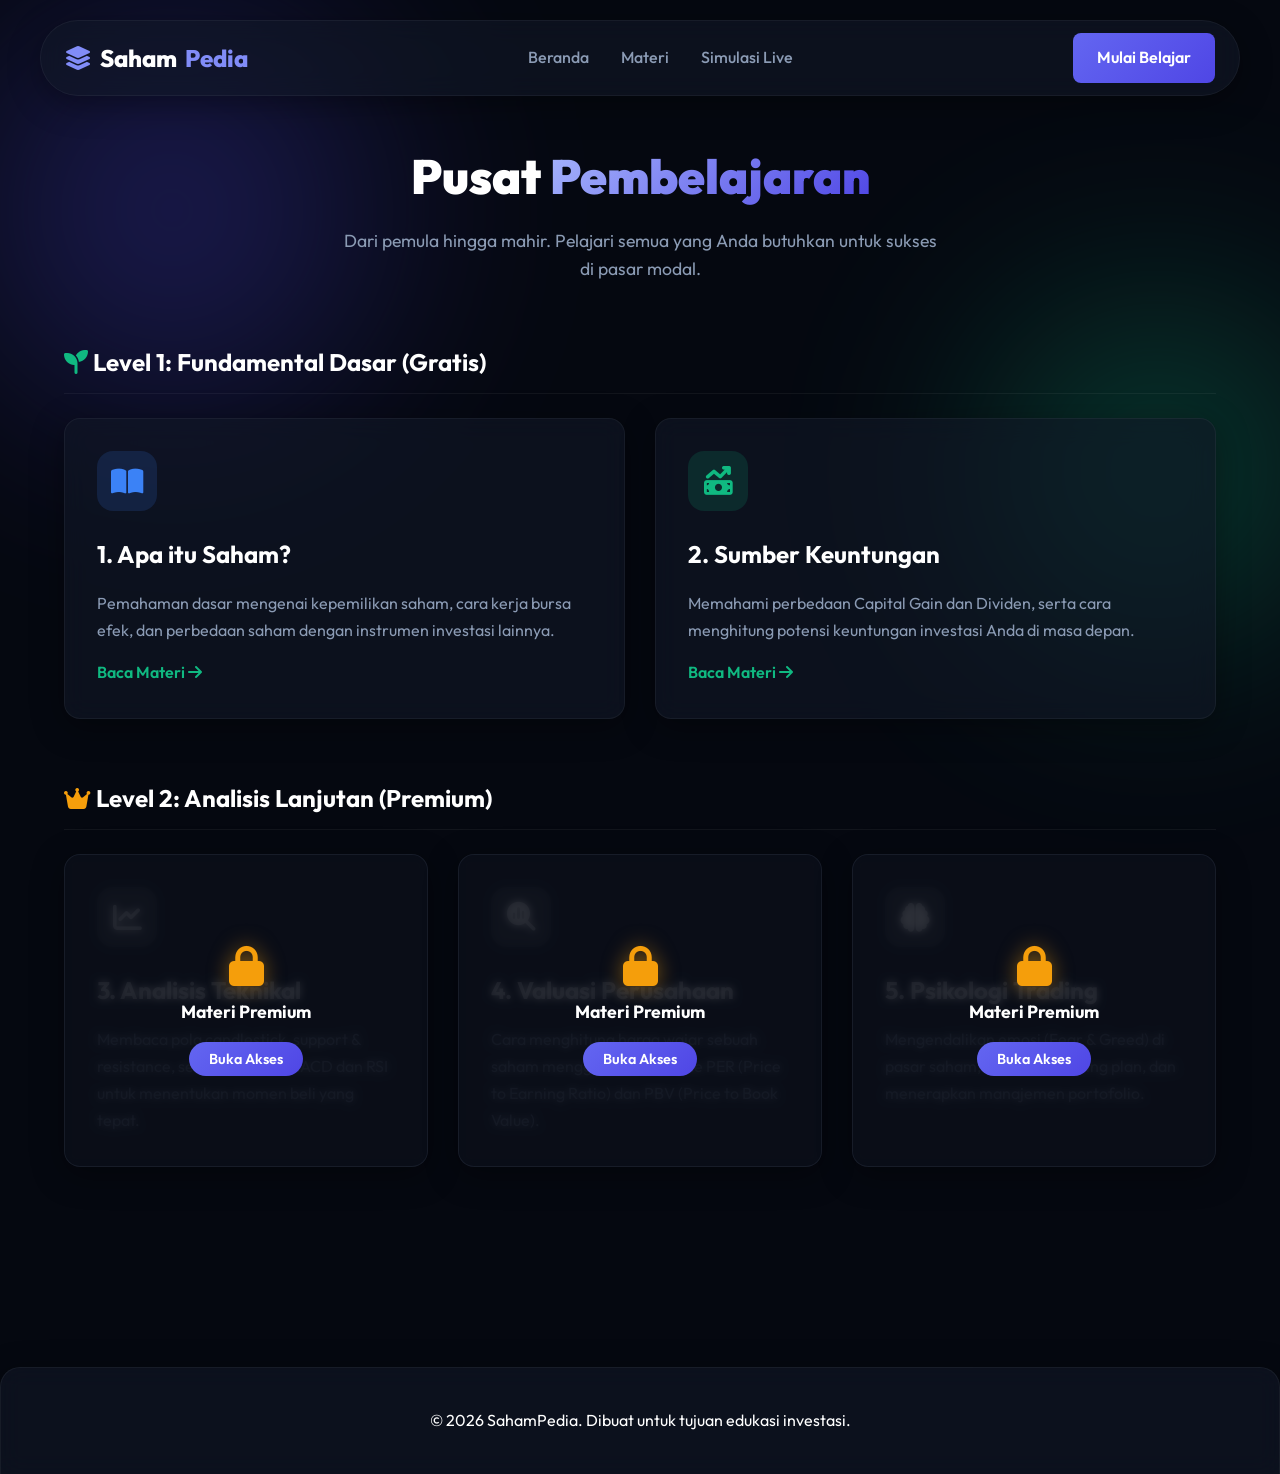
<file: materi.html>
<!DOCTYPE html>
<html lang="id">

<head>
    <meta charset="UTF-8">
    <meta name="viewport" content="width=device-width, initial-scale=1.0">
    <title>Materi Lengkap - SahamPedia</title>
    <link href="https://fonts.googleapis.com/css2?family=Outfit:wght@300;400;500;700;900&display=swap" rel="stylesheet">
    <link rel="stylesheet" href="https://cdnjs.cloudflare.com/ajax/libs/font-awesome/6.4.0/css/all.min.css">
    <link rel="stylesheet" href="styles.css">
</head>

<body>
    <div class="bg-glow blur-1"></div>
    <div class="bg-glow blur-2"></div>

    <nav class="navbar glass-panel">
        <div class="container nav-container">
            <a href="index.html" class="logo">
                <i class="fa-solid fa-layer-group accent-color"></i>
                Saham<span class="accent-color">Pedia</span>
            </a>
            <ul class="nav-links">
                <li><a href="index.html">Beranda</a></li>
                <li><a href="materi.html" class="text-bullish">Materi</a></li>
                <li><a href="index.html#simulation">Simulasi Live</a></li>
            </ul>
            <a href="#" onclick="openPricingModal(); return false;" class="btn btn-primary">Mulai Belajar</a>
        </div>
    </nav>

    <section class="learn-section container" style="padding-top: 150px;">
        <div class="section-header text-center">
            <h1 class="hero-title" style="font-size: 3rem;">Pusat <span class="text-gradient">Pembelajaran</span></h1>
            <p class="section-subtitle" style="margin: 0 auto; max-width: 600px;">
                Dari pemula hingga mahir. Pelajari semua yang Anda butuhkan untuk sukses di pasar modal.
            </p>
        </div>

        <h2 style="margin-bottom: 24px; border-bottom: 1px solid var(--glass-border); padding-bottom: 12px;">
            <i class="fa-solid fa-seedling text-bullish"></i> Level 1: Fundamental Dasar (Gratis)
        </h2>
        <div class="grid-cards" style="margin-bottom: 60px;">
            <div class="feature-card glass-panel hover-glow">
                <div class="icon-wrap bg-blue-glow"><i class="fa-solid fa-book-open"></i></div>
                <h3>1. Apa itu Saham?</h3>
                <p>Pemahaman dasar mengenai kepemilikan saham, cara kerja bursa efek, dan perbedaan saham dengan
                    instrumen investasi lainnya.</p>
                <a href="#" class="text-bullish" style="display: inline-block; margin-top: 16px; font-weight: 600;">Baca
                    Materi <i class="fa-solid fa-arrow-right"></i></a>
            </div>

            <div class="feature-card glass-panel hover-glow">
                <div class="icon-wrap bg-green-glow"><i class="fa-solid fa-money-bill-trend-up"></i></div>
                <h3>2. Sumber Keuntungan</h3>
                <p>Memahami perbedaan Capital Gain dan Dividen, serta cara menghitung potensi keuntungan investasi Anda
                    di masa depan.</p>
                <a href="#" class="text-bullish" style="display: inline-block; margin-top: 16px; font-weight: 600;">Baca
                    Materi <i class="fa-solid fa-arrow-right"></i></a>
            </div>
        </div>

        <h2 style="margin-bottom: 24px; border-bottom: 1px solid var(--glass-border); padding-bottom: 12px;">
            <i class="fa-solid fa-crown text-warning"></i> Level 2: Analisis Lanjutan (Premium)
        </h2>
        <div class="grid-cards">
            <div class="feature-card glass-panel locked-card" onclick="openPricingModal()">
                <div class="locked-overlay">
                    <i class="fa-solid fa-lock"></i>
                    <span>Materi Premium</span>
                    <button class="unlock-btn">Buka Akses</button>
                </div>
                <div class="icon-wrap" style="background: rgba(255,255,255,0.1);"><i class="fa-solid fa-chart-line"></i>
                </div>
                <h3>3. Analisis Teknikal</h3>
                <p>Membaca pola candlestick, support & resistance, serta indikator MACD dan RSI untuk menentukan momen
                    beli yang tepat.</p>
            </div>

            <div class="feature-card glass-panel locked-card" onclick="openPricingModal()">
                <div class="locked-overlay">
                    <i class="fa-solid fa-lock"></i>
                    <span>Materi Premium</span>
                    <button class="unlock-btn">Buka Akses</button>
                </div>
                <div class="icon-wrap" style="background: rgba(255,255,255,0.1);"><i
                        class="fa-solid fa-magnifying-glass-chart"></i></div>
                <h3>4. Valuasi Perusahaan</h3>
                <p>Cara menghitung harga wajar sebuah saham menggunakan metode PER (Price to Earning Ratio) dan PBV
                    (Price to Book Value).</p>
            </div>

            <div class="feature-card glass-panel locked-card" onclick="openPricingModal()">
                <div class="locked-overlay">
                    <i class="fa-solid fa-lock"></i>
                    <span>Materi Premium</span>
                    <button class="unlock-btn">Buka Akses</button>
                </div>
                <div class="icon-wrap" style="background: rgba(255,255,255,0.1);"><i class="fa-solid fa-brain"></i>
                </div>
                <h3>5. Psikologi Trading</h3>
                <p>Mengendalikan emosi (Fear & Greed) di pasar saham, membuat trading plan, dan menerapkan manajemen
                    portofolio.</p>
            </div>
        </div>
    </section>

    <div id="pricingModal" class="modal-overlay">
        <div class="modal-content glass-panel">
            <button class="close-modal" onclick="closePricingModal()"><i class="fa-solid fa-xmark"></i></button>
            <div class="text-center" style="margin-bottom: 40px;">
                <h2 class="section-title">Akses Semua <span class="text-gradient">Materi Premium</span></h2>
                <p class="section-subtitle">Tingkatkan kemampuan analisis Anda dan jadilah investor mandiri.</p>
            </div>

            <div class="pricing-grid">
                <div class="pricing-card glass-panel">
                    <h3>1 Bulan</h3>
                    <div class="price">Rp 99k<span>/bln</span></div>
                    <ul class="features">
                        <li><i class="fa-solid fa-check text-bullish"></i> Akses Semua Materi</li>
                        <li><i class="fa-solid fa-check text-bullish"></i> Simulasi Real-time</li>
                        <li><i class="fa-solid fa-xmark text-muted"></i> Grup Komunitas VIP</li>
                    </ul>
                    <button class="btn btn-primary" style="width: 100%; margin-top: 24px;">Pilih Paket</button>
                </div>

                <div class="pricing-card glass-panel popular">
                    <div class="popular-badge">Terpopuler</div>
                    <h3>6 Bulan</h3>
                    <div class="price">Rp 79k<span>/bln</span></div>
                    <ul class="features">
                        <li><i class="fa-solid fa-check text-bullish"></i> Akses Semua Materi</li>
                        <li><i class="fa-solid fa-check text-bullish"></i> Simulasi Real-time</li>
                        <li><i class="fa-solid fa-check text-bullish"></i> Grup Komunitas VIP</li>
                    </ul>
                    <button class="btn btn-primary btn-glow" style="width: 100%; margin-top: 24px;">Pilih Paket</button>
                </div>

                <div class="pricing-card glass-panel">
                    <h3>12 Bulan</h3>
                    <div class="price">Rp 59k<span>/bln</span></div>
                    <ul class="features">
                        <li><i class="fa-solid fa-check text-bullish"></i> Akses Semua Materi</li>
                        <li><i class="fa-solid fa-check text-bullish"></i> Simulasi Real-time</li>
                        <li><i class="fa-solid fa-check text-bullish"></i> Grup Komunitas VIP</li>
                        <li><i class="fa-solid fa-check text-bullish"></i> Mentoring 1-on-1</li>
                    </ul>
                    <button class="btn btn-primary" style="width: 100%; margin-top: 24px;">Pilih Paket</button>
                </div>
            </div>
        </div>
    </div>

    <footer class="footer glass-panel" style="margin-top: 100px;">
        <div class="container text-center">
            <p>&copy; 2026 SahamPedia. Dibuat untuk tujuan edukasi investasi.</p>
        </div>
    </footer>

    <script>
        function openPricingModal() {
            document.getElementById('pricingModal').classList.add('active');
            document.body.style.overflow = 'hidden';
        }
        function closePricingModal() {
            document.getElementById('pricingModal').classList.remove('active');
            document.body.style.overflow = 'auto';
        }
        window.addEventListener('click', function (event) {
            const modal = document.getElementById('pricingModal');
            if (event.target === modal) closePricingModal();
        });

        // Efek Navbar saat Scroll
        window.addEventListener('scroll', () => {
            const nav = document.querySelector('.navbar');
            if (window.scrollY > 50) {
                nav.style.background = 'rgba(10, 14, 23, 0.85)';
                nav.style.boxShadow = '0 4px 20px rgba(0,0,0,0.5)';
                nav.style.border = '1px solid rgba(255,255,255,0.1)';
            } else {
                nav.style.background = 'var(--glass-bg)';
                nav.style.boxShadow = 'var(--glass-shadow)';
                nav.style.border = '1px solid var(--glass-border)';
            }
        });
    </script>
</body>

</html>
</file>
<file: styles.css>
* {
    margin: 0;
    padding: 0;
    box-sizing: border-box;
    font-family: 'Outfit', sans-serif;
}

:root {
    --bg-dark: #050810;
    --text-main: #ffffff;
    --text-muted: #8b9bb4;
    --primary: #4f46e5;
    --primary-glow: rgba(79, 70, 229, 0.5);
    --bullish: #10b981;
    --bullish-bg: rgba(16, 185, 129, 0.15);
    --bearish: #ef4444;
    --bearish-bg: rgba(239, 68, 68, 0.15);
    --warning: #f59e0b;
    --glass-bg: rgba(17, 24, 39, 0.6);
    --glass-border: rgba(255, 255, 255, 0.05);
    --glass-shadow: 0 8px 32px 0 rgba(0, 0, 0, 0.37);
}

body {
    background-color: var(--bg-dark);
    color: var(--text-main);
    overflow-x: hidden;
    line-height: 1.6;
}

.container {
    max-width: 1200px;
    margin: 0 auto;
    padding: 0 24px;
}

a {
    text-decoration: none;
    color: inherit;
}

ul {
    list-style: none;
}

.text-gradient {
    background: linear-gradient(135deg, #a5b4fc, #4f46e5);
    -webkit-background-clip: text;
    background-clip: text;
    -webkit-text-fill-color: transparent;
}

.text-center {
    text-align: center;
}

.text-bullish {
    color: var(--bullish);
}

.text-bearish {
    color: var(--bearish);
}

.text-warning {
    color: var(--warning);
}

.glass-panel {
    background: var(--glass-bg);
    backdrop-filter: blur(12px);
    -webkit-backdrop-filter: blur(12px);
    border: 1px solid var(--glass-border);
    border-radius: 16px;
    box-shadow: var(--glass-shadow);
}

.bg-glow {
    position: absolute;
    border-radius: 50%;
    filter: blur(100px);
    z-index: -1;
    opacity: 0.4;
    animation: drift 20s infinite alternate linear;
}

.blur-1 {
    top: -10%;
    left: -10%;
    width: 600px;
    height: 600px;
    background: radial-gradient(circle, #4f46e5, transparent 70%);
}

.blur-2 {
    bottom: 20%;
    right: -10%;
    width: 500px;
    height: 500px;
    background: radial-gradient(circle, #10b981, transparent 70%);
    animation-delay: -5s;
}

@keyframes drift {
    0% {
        transform: translate(0, 0);
    }

    100% {
        transform: translate(100px, 50px);
    }
}

.btn {
    display: inline-block;
    padding: 12px 24px;
    border-radius: 8px;
    font-weight: 600;
    transition: all 0.3s ease;
    cursor: pointer;
    border: none;
}

.btn-primary {
    background: linear-gradient(135deg, #6366f1, #4f46e5);
    color: white;
}

.btn-primary:hover {
    transform: translateY(-2px);
    box-shadow: 0 10px 20px var(--primary-glow);
}

.btn-glow {
    box-shadow: 0 0 15px var(--primary-glow);
}

.navbar {
    position: fixed;
    top: 20px;
    left: 50%;
    transform: translateX(-50%);
    width: calc(100% - 48px);
    max-width: 1200px;
    z-index: 1000;
    padding: 12px 24px;
    border-radius: 999px;
    transition: all 0.3s ease;
}

.nav-container {
    display: flex;
    justify-content: space-between;
    align-items: center;
    padding: 0;
}

.logo {
    font-size: 1.5rem;
    font-weight: 800;
    display: flex;
    align-items: center;
    gap: 8px;
}

.accent-color {
    color: #818cf8;
}

.nav-links {
    display: flex;
    gap: 32px;
}

.nav-links li a {
    color: var(--text-muted);
    font-weight: 500;
    transition: color 0.3s;
}

.nav-links li a:hover {
    color: var(--text-main);
}

.hero-section {
    min-height: 100vh;
    display: flex;
    align-items: center;
    padding-top: 100px;
}

.hero-container {
    display: grid;
    grid-template-columns: 1fr 1fr;
    gap: 60px;
    align-items: center;
}

.badge {
    display: inline-flex;
    align-items: center;
    gap: 8px;
    padding: 6px 16px;
    border-radius: 999px;
    font-size: 0.9rem;
    color: var(--bullish);
    margin-bottom: 24px;
    border: 1px solid var(--bullish-bg);
}

.pulse-dot {
    width: 8px;
    height: 8px;
    background-color: var(--bullish);
    border-radius: 50%;
    box-shadow: 0 0 0 0 rgba(16, 185, 129, 0.7);
    animation: pulse 2s infinite;
}

@keyframes pulse {
    0% {
        transform: scale(0.95);
        box-shadow: 0 0 0 0 rgba(16, 185, 129, 0.7);
    }

    70% {
        transform: scale(1);
        box-shadow: 0 0 0 10px rgba(16, 185, 129, 0);
    }

    100% {
        transform: scale(0.95);
        box-shadow: 0 0 0 0 rgba(16, 185, 129, 0);
    }
}

.hero-title {
    font-size: 3.5rem;
    line-height: 1.1;
    font-weight: 900;
    margin-bottom: 24px;
}

.hero-subtitle {
    font-size: 1.1rem;
    color: var(--text-muted);
    margin-bottom: 40px;
    max-width: 480px;
}

.hero-actions {
    display: flex;
    align-items: center;
    gap: 24px;
}

.stats {
    padding: 12px 24px;
}

.stat-item {
    display: flex;
    flex-direction: column;
}

.stat-value {
    font-size: 1.4rem;
    font-weight: 800;
}

.stat-label {
    font-size: 0.8rem;
    color: var(--text-muted);
}

.hero-visual {
    position: relative;
    perspective: 1000px;
}

.crypto-card {
    padding: 24px;
    border-radius: 20px;
    background: linear-gradient(145deg, rgba(30, 41, 59, 0.7), rgba(15, 23, 42, 0.9));
    border: 1px solid rgba(255, 255, 255, 0.1);
}

.floating-animation {
    animation: float 6s ease-in-out infinite;
}

.offset-anim {
    position: absolute;
    bottom: -30px;
    right: -30px;
    animation: float 5s ease-in-out infinite alternate-reverse;
}

@keyframes float {
    0% {
        transform: translateY(0px);
    }

    50% {
        transform: translateY(-15px);
    }

    100% {
        transform: translateY(0px);
    }
}

.card-header {
    display: flex;
    justify-content: space-between;
    align-items: flex-start;
    margin-bottom: 10px;
}

.stock-info {
    display: flex;
    align-items: center;
    gap: 16px;
}

.stock-icon {
    width: 48px;
    height: 48px;
    background: rgba(255, 255, 255, 0.1);
    border-radius: 12px;
    display: flex;
    align-items: center;
    justify-content: center;
    font-size: 1.5rem;
}

.stock-info h3 {
    font-size: 1.2rem;
    margin-bottom: 2px;
}

.stock-info span {
    font-size: 0.85rem;
    color: var(--text-muted);
}

.stock-price {
    font-size: 1.2rem;
    font-weight: 700;
    display: flex;
    align-items: center;
    gap: 6px;
}

.crypto-card-small {
    padding: 16px 24px;
    border-radius: 16px;
}

.crypto-card-small h4 {
    font-size: 1rem;
    margin-bottom: 2px;
}

.learn-section {
    padding: 100px 24px;
}

.section-header {
    margin-bottom: 60px;
}

.section-title {
    font-size: 2.5rem;
    font-weight: 800;
    margin-bottom: 12px;
}

.section-subtitle {
    color: var(--text-muted);
    font-size: 1.1rem;
}

.grid-cards {
    display: grid;
    grid-template-columns: repeat(auto-fit, minmax(300px, 1fr));
    gap: 30px;
}

.feature-card {
    padding: 32px;
    transition: transform 0.3s ease, box-shadow 0.3s ease;
}

.hover-glow:hover {
    transform: translateY(-5px);
    box-shadow: 0 10px 30px rgba(79, 70, 229, 0.2);
    border-color: rgba(79, 70, 229, 0.4);
}

.icon-wrap {
    width: 60px;
    height: 60px;
    border-radius: 16px;
    display: flex;
    align-items: center;
    justify-content: center;
    font-size: 1.8rem;
    margin-bottom: 24px;
}

.bg-blue-glow {
    background: rgba(59, 130, 246, 0.15);
    color: #3b82f6;
}

.bg-green-glow {
    background: rgba(16, 185, 129, 0.15);
    color: #10b981;
}

.bg-red-glow {
    background: rgba(239, 68, 68, 0.15);
    color: #ef4444;
}

.feature-card h3 {
    font-size: 1.5rem;
    margin-bottom: 16px;
}

.feature-card p {
    color: var(--text-muted);
    line-height: 1.7;
}

.simulation-section {
    padding: 60px 0 120px 0;
}

.grid-dashboard {
    display: grid;
    grid-template-columns: 2fr 1fr;
    gap: 24px;
}

.main-chart-area {
    padding: 24px;
}

.chart-header {
    display: flex;
    justify-content: space-between;
    align-items: flex-end;
    margin-bottom: 24px;
}

.chart-header h3 {
    font-size: 1.2rem;
    margin-bottom: 6px;
}

.main-price {
    font-size: 2.5rem;
    font-weight: 800;
}

.price-display {
    display: flex;
    align-items: center;
    gap: 16px;
}

.change-badge {
    padding: 4px 12px;
    border-radius: 999px;
    font-weight: 600;
    font-size: 1rem;
}

.change-badge.bullish {
    background: var(--bullish-bg);
    color: var(--bullish);
}

.change-badge.bearish {
    background: var(--bearish-bg);
    color: var(--bearish);
}

.time-filters {
    display: flex;
    gap: 8px;
    background: rgba(0, 0, 0, 0.2);
    padding: 4px;
    border-radius: 8px;
}

.filter-btn {
    background: transparent;
    border: none;
    color: var(--text-muted);
    padding: 6px 16px;
    border-radius: 6px;
    cursor: pointer;
    font-weight: 600;
    transition: all 0.2s;
}

.filter-btn:hover,
.filter-btn.active {
    background: rgba(255, 255, 255, 0.1);
    color: white;
}

.chart-container {
    width: 100%;
    height: 400px;
    position: relative;
}

.market-list {
    padding: 24px;


}

/* --- SEARCH BAR & SCROLLBAR --- */
.search-input {
    width: 100%;
    padding: 10px 10px 10px 38px;
    border-radius: 8px;
    border: 1px solid var(--glass-border);
    background: rgba(0, 0, 0, 0.2);
    color: white;
    font-family: inherit;
    font-size: 0.95rem;
    outline: none;
    transition: border-color 0.3s, box-shadow 0.3s;
}

.search-input:focus {
    border-color: var(--primary);
    box-shadow: 0 0 10px rgba(79, 70, 229, 0.3);
}

.search-input::placeholder {
    color: var(--text-muted);
}

/* Custom Scrollbar agar terlihat elegan dan tidak memakan layar */
.stock-list::-webkit-scrollbar {
    width: 6px;
}

.stock-list::-webkit-scrollbar-track {
    background: rgba(255, 255, 255, 0.02);
    border-radius: 8px;
}

.stock-list::-webkit-scrollbar-thumb {
    background: rgba(255, 255, 255, 0.15);
    border-radius: 8px;
}

.stock-list::-webkit-scrollbar-thumb:hover {
    background: rgba(255, 255, 255, 0.3);
}

.market-list h3 {
    margin-bottom: 20px;
    padding-bottom: 12px;
    border-bottom: 1px solid var(--glass-border);
    font-size: 1.2rem;
}

.stock-item {
    display: flex;
    justify-content: space-between;
    align-items: center;
    padding: 12px;
    border-radius: 8px;
    margin-bottom: 8px;
    transition: background 0.2s;
    cursor: pointer;
}

.stock-item:hover {
    background: rgba(255, 255, 255, 0.05);
}

.stock-item.active {
    background: var(--glass-border);
    border-left: 3px solid var(--primary);
}

.s-info h4 {
    font-size: 1.1rem;
}

.s-info span {
    font-size: 0.8rem;
    color: var(--text-muted);
}

.s-price {
    text-align: right;
}

.s-price div {
    font-weight: 600;
}

.s-price span {
    font-size: 0.85rem;
}

.footer {
    padding: 40px 24px;
    border-radius: 20px 20px 0 0;
    border-bottom: none;
}

.disclaimer {
    margin-top: 12px;
    font-size: 0.85rem;
    color: var(--text-muted);
}

/* --- MODAL PRICING STYLES --- */
.modal-overlay {
    position: fixed;
    top: 0;
    left: 0;
    width: 100%;
    height: 100%;
    background: rgba(5, 8, 16, 0.85);
    backdrop-filter: blur(8px);
    -webkit-backdrop-filter: blur(8px);
    display: flex;
    justify-content: center;
    align-items: center;
    z-index: 2000;
    opacity: 0;
    visibility: hidden;
    transition: all 0.3s ease;
}

.modal-overlay.active {
    opacity: 1;
    visibility: visible;
}

.modal-content {
    position: relative;
    width: 95%;
    max-width: 900px;
    padding: 50px 40px;
    transform: translateY(30px) scale(0.95);
    transition: all 0.4s cubic-bezier(0.175, 0.885, 0.32, 1.275);
}

.modal-overlay.active .modal-content {
    transform: translateY(0) scale(1);
}

.close-modal {
    position: absolute;
    top: 20px;
    right: 24px;
    background: transparent;
    border: none;
    color: var(--text-muted);
    font-size: 1.5rem;
    cursor: pointer;
    transition: color 0.3s, transform 0.3s;
}

.close-modal:hover {
    color: white;
    transform: rotate(90deg);
}

.pricing-grid {
    display: grid;
    grid-template-columns: repeat(3, 1fr);
    gap: 24px;
}

.pricing-card {
    padding: 32px 24px;
    display: flex;
    flex-direction: column;
    transition: transform 0.3s ease;
    position: relative;
}

.pricing-card:hover {
    transform: translateY(-5px);
}

.pricing-card.popular {
    border-color: var(--primary);
    transform: scale(1.05);
    z-index: 1;
    background: linear-gradient(145deg, rgba(79, 70, 229, 0.15), rgba(17, 24, 39, 0.9));
}

.pricing-card.popular:hover {
    transform: scale(1.05) translateY(-5px);
}

.popular-badge {
    position: absolute;
    top: -14px;
    left: 50%;
    transform: translateX(-50%);
    background: linear-gradient(135deg, #6366f1, #4f46e5);
    color: white;
    padding: 6px 16px;
    border-radius: 20px;
    font-size: 0.85rem;
    font-weight: 700;
    box-shadow: 0 4px 15px var(--primary-glow);
}

.pricing-card h3 {
    font-size: 1.2rem;
    margin-bottom: 8px;
    color: var(--text-muted);
    text-align: center;
}

.pricing-card .price {
    font-size: 2.5rem;
    font-weight: 900;
    text-align: center;
    margin-bottom: 24px;
}

.pricing-card .price span {
    font-size: 1.1rem;
    color: var(--text-muted);
    font-weight: 500;
}

.pricing-card .features {
    list-style: none;
    margin-bottom: auto;
}

.pricing-card .features li {
    margin-bottom: 14px;
    display: flex;
    align-items: center;
    gap: 12px;
    font-size: 0.95rem;
}

/* --- KARTU MATERI PREMIUM (TERKUNCI) --- */
.locked-card {
    position: relative;
    overflow: hidden;
    cursor: pointer;
}

.locked-overlay {
    position: absolute;
    top: 0;
    left: 0;
    width: 100%;
    height: 100%;
    background: rgba(10, 14, 23, 0.85);
    backdrop-filter: blur(4px);
    -webkit-backdrop-filter: blur(4px);
    display: flex;
    flex-direction: column;
    justify-content: center;
    align-items: center;
    z-index: 10;
    transition: all 0.3s ease;
}

.locked-card:hover .locked-overlay {
    background: rgba(10, 14, 23, 0.7);
}

.locked-overlay i {
    font-size: 2.5rem;
    color: var(--warning);
    margin-bottom: 12px;
    filter: drop-shadow(0 0 10px rgba(245, 158, 11, 0.5));
}

.locked-overlay span {
    font-weight: 700;
    font-size: 1.1rem;
    color: white;
}

.locked-overlay .unlock-btn {
    margin-top: 16px;
    padding: 8px 20px;
    background: linear-gradient(135deg, #6366f1, #4f46e5);
    border: none;
    border-radius: 99px;
    color: white;
    font-size: 0.9rem;
    font-weight: 600;
    cursor: pointer;
}

@media (max-width: 900px) {
    .nav-links {
        display: none;
    }

    .hero-container {
        grid-template-columns: 1fr;
        text-align: center;
    }

    .hero-actions {
        justify-content: center;
        flex-wrap: wrap;
    }

    .offset-anim {
        right: 0;
        bottom: 0;
    }

    .grid-dashboard {
        grid-template-columns: 1fr;
    }

    .hero-title {
        font-size: 2.8rem;
    }

    .pricing-grid {
        grid-template-columns: 1fr;
        gap: 32px;
    }

    .pricing-card.popular {
        transform: scale(1);
    }

    .pricing-card.popular:hover {
        transform: translateY(-5px);
    }

    .modal-content {
        height: 90vh;
        overflow-y: auto;
        padding: 40px 20px;
    }
}
</file>
